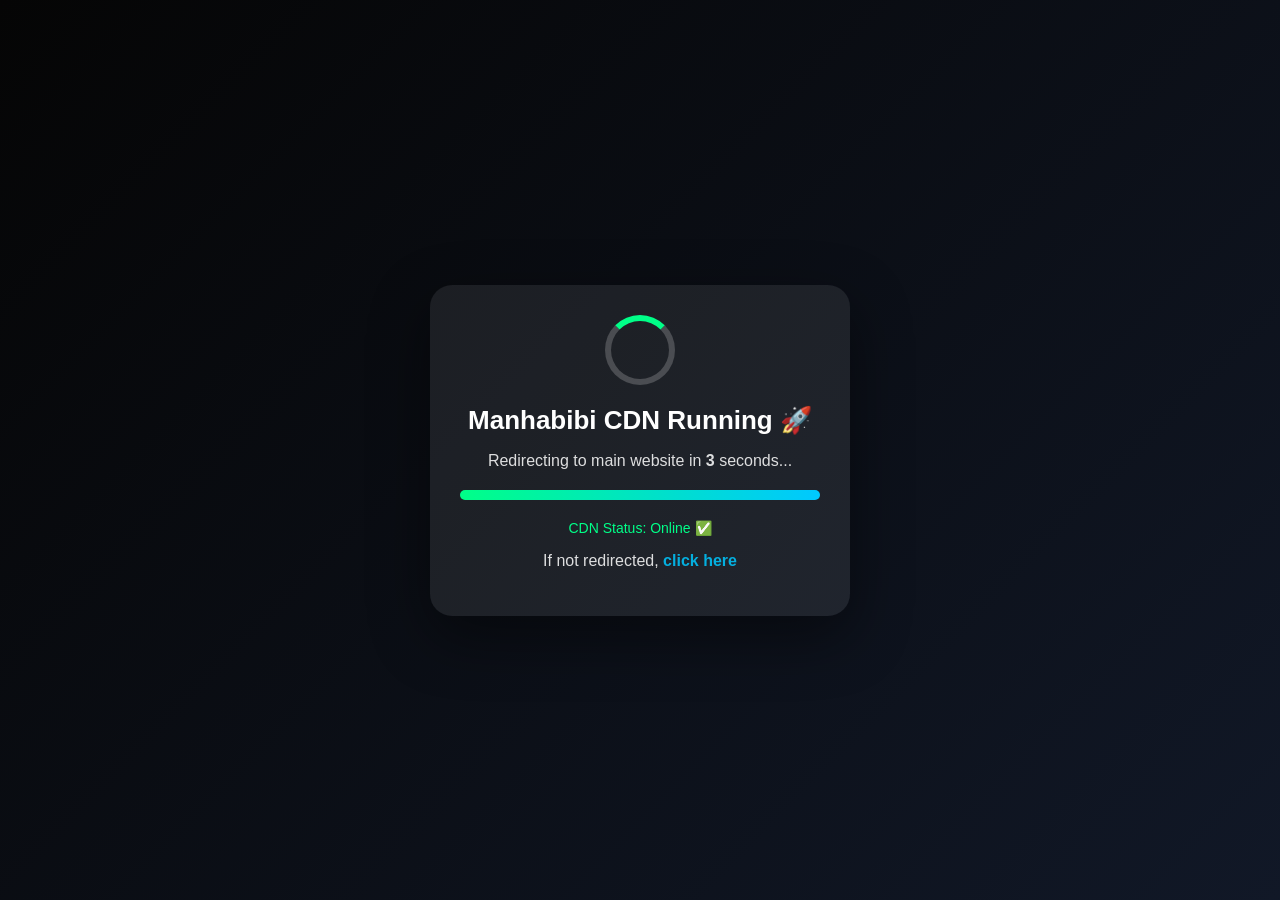
<file: index.html>
<!DOCTYPE html>
<html lang="en">
<head>
  <meta charset="UTF-8">
  <title>Manhabibi CDN</title>
  <meta name="viewport" content="width=device-width, initial-scale=1.0">

  <!-- 3 sec fallback redirect -->
  <meta http-equiv="refresh" content="3; url=https://www.manhabibi.shop">

  <style>
    *{box-sizing:border-box}
    body{
      margin:0;
      min-height:100vh;
      display:flex;
      align-items:center;
      justify-content:center;
      font-family:Arial,sans-serif;
      background:linear-gradient(135deg,#050505,#111827);
      color:#fff;
      text-align:center;
    }
    .box{
      width:90%;
      max-width:420px;
      padding:30px;
      border-radius:22px;
      background:rgba(255,255,255,.08);
      box-shadow:0 20px 60px rgba(0,0,0,.45);
    }
    .loader{
      width:70px;
      height:70px;
      border:6px solid rgba(255,255,255,.2);
      border-top-color:#00ff88;
      border-radius:50%;
      margin:0 auto 20px;
      animation:spin 1s linear infinite;
    }
    @keyframes spin{to{transform:rotate(360deg)}}
    h1{font-size:26px;margin:10px 0}
    p{opacity:.85}
    .progress{
      width:100%;
      height:10px;
      background:rgba(255,255,255,.15);
      border-radius:50px;
      overflow:hidden;
      margin:20px 0;
    }
    .bar{
      width:0%;
      height:100%;
      background:linear-gradient(90deg,#00ff88,#00c8ff);
      animation:load 3s linear forwards;
    }
    @keyframes load{to{width:100%}}
    .status{
      font-size:14px;
      margin-top:12px;
      color:#00ff88;
    }
    a{
      color:#00c8ff;
      font-weight:bold;
      text-decoration:none;
    }
  </style>
</head>

<body>
  <div class="box">
    <div class="loader"></div>

    <h1>Manhabibi CDN Running 🚀</h1>
    <p>Redirecting to main website in <b id="count">3</b> seconds...</p>

    <div class="progress">
      <div class="bar"></div>
    </div>

    <div class="status" id="status">Checking CDN status...</div>

    <p>
      If not redirected,
      <a href="https://www.manhabibi.shop">click here</a>
    </p>
  </div>

  <script>
    const mainSite = "https://www.manhabibi.shop";
    let seconds = 3;

    // Countdown
    const timer = setInterval(() => {
      seconds--;
      document.getElementById("count").innerText = seconds;

      if(seconds <= 0){
        clearInterval(timer);
        window.location.replace(mainSite);
      }
    }, 1000);

    // CDN Status Checker
    fetch(window.location.href, { method: "HEAD", cache: "no-store" })
      .then(() => {
        document.getElementById("status").innerText = "CDN Status: Online ✅";
      })
      .catch(() => {
        document.getElementById("status").innerText = "CDN Status: Checking failed ⚠️";
        document.getElementById("status").style.color = "#ffcc00";
      });
  </script>
</body>
</html>
</file>
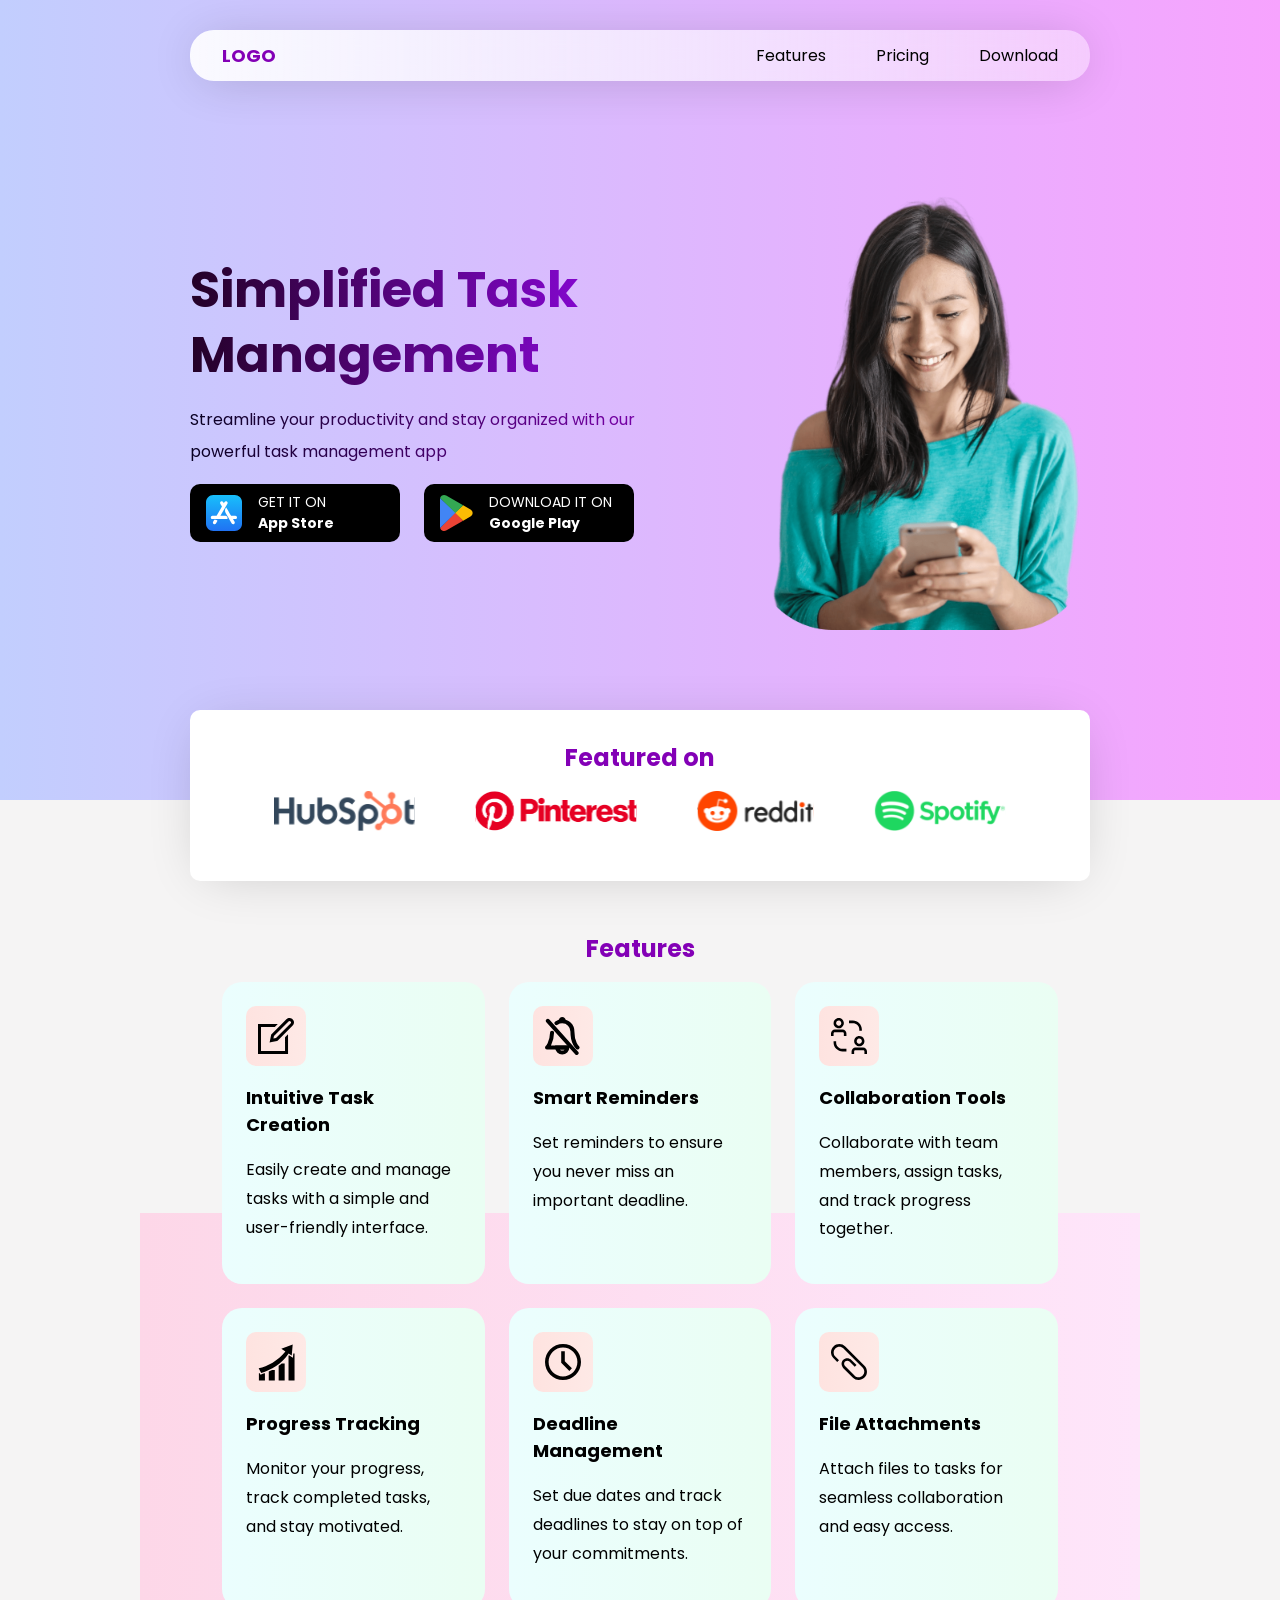
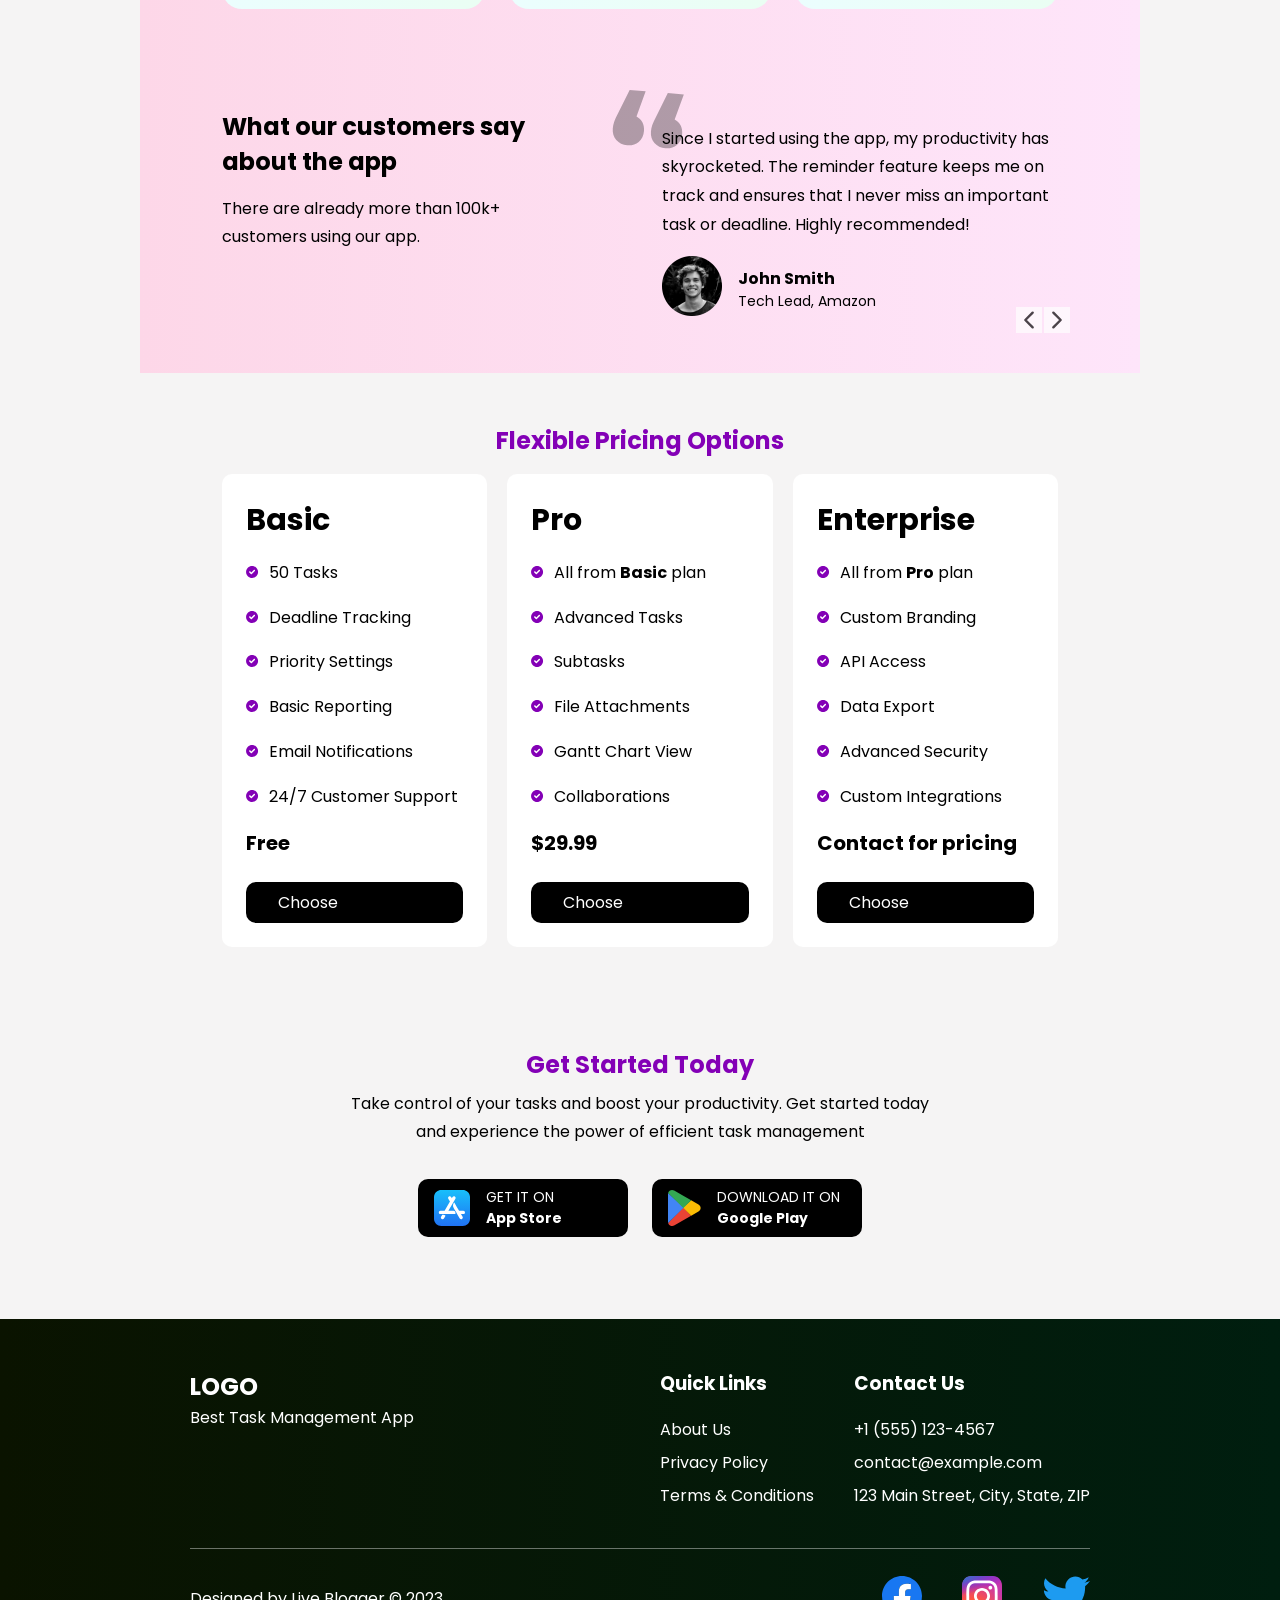
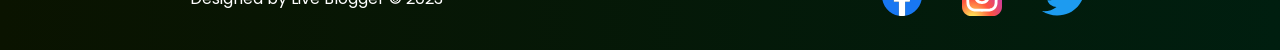
<file: manhabibi/index.html>
<!DOCTYPE html>
<html lang="en">
  <head>
    <meta charset="UTF-8" />
    <meta http-equiv="X-UA-Compatible" content="IE=edge" />
    <meta name="viewport" content="width=device-width, initial-scale=1.0" />
    <title>Welcome</title>
    <link rel="preconnect" href="https://fonts.googleapis.com" />
    <link rel="preconnect" href="https://fonts.gstatic.com" crossorigin />
    <link
      href="https://fonts.googleapis.com/css2?family=Poppins:wght@400;800&display=swap"
      rel="stylesheet"
    />
    <link rel="stylesheet" href="style.css" />
  </head>
  <body>
    <nav>
      <a href="#" class="logo">LOGO</a>
      <div class="nav-items">
        <a class="nav-link" href="#features">Features</a>
        <a class="nav-link" href="#pricing">Pricing</a>
        <a class="nav-link" href="#cta">Download</a>
      </div>

      <div class="menu-icon">
        <img src="images/menu-icon.svg" alt="" />
      </div>
    </nav>

    <div class="mobile-nav-menu">
      <a class="nav-link" href="#features">Features</a>
      <a class="nav-link" href="#pricing">Pricing</a>
      <a class="nav-link" href="#cta">Download</a>
    </div>

    <header>
      <div class="container">
        <div class="left">
          <h1>Simplified Task Management</h1>
          <p>
            Streamline your productivity and stay organized with our powerful
            task management app
          </p>

          <div class="buttons">
            <a href="#" class="download-btn">
              <div class="btn-icon">
                <img src="images/appstore-logo.svg" alt="" />
              </div>
              <div class="btn-text">
                <div>Get It On</div>
                <div>App Store</div>
              </div>
            </a>

            <a href="#" class="download-btn">
              <div class="btn-icon">
                <img src="images/google-play-icon.svg" alt="" />
              </div>
              <div class="btn-text">
                <div>Download It On</div>
                <div>Google Play</div>
              </div>
            </a>
          </div>
        </div>

        <div class="right">
          <img src="images/hero-image.png" alt="" />
        </div>
      </div>
    </header>

    <div class="container">
      <section id="featured">
        <h2>Featured on</h2>
        <div class="content">
          <div class="logos">
            <img src="images/hubspot-logo.svg" alt="" />
            <img src="images/pinterest-logo.svg" alt="" />
            <img src="images/reddit-logo.svg" alt="" />
            <img src="images/spotify-logo.svg" alt="" />
          </div>
        </div>
      </section>

      <section id="features">
        <h2>Features</h2>
        <div class="content">
          <!-- <div class="feature-card">
            <div class="icon">
              <img src="images/create-task-icon.svg" alt="" />
            </div>
            <h3>Intuitive Task Creation</h3>
            <p>
              Easily create and manage tasks with a simple and user-friendly
              interface.
            </p>
          </div> -->
        </div>
      </section>

      <section id="testimonials">
        <div class="content">
          <div class="left">
            <h2>What our customers say about the app</h2>
            <p>There are already more than 100k+ customers using our app.</p>
          </div>

          <div class="right">
            <div class="testimonial-card">
              <span class="quote-icon">
                <img src="images/quote-icon.svg" alt="" />
              </span>

              <p class="review">
                Since I started using the app, my productivity has skyrocketed.
                The reminder feature keeps me on track. Highly recommended!
              </p>

              <div class="reviewer-info">
                <div class="image">
                  <img src="images/testimonial1.png" alt="" />
                </div>

                <div class="details">
                  <div class="name">John Smith</div>
                  <div class="designation">Tech Lead, Amazon</div>
                </div>
              </div>
            </div>
          </div>
        </div>

        <div class="navigation-btns">
          <div class="prev-btn">
            <img src="images/chevron-left.svg" alt="" />
          </div>
          <div class="next-btn">
            <img src="images/chevron-right.svg" alt="" />
          </div>
        </div>

        <span class="bg-element"></span>
      </section>

      <section id="pricing">
        <h2>Flexible Pricing Options</h2>
        <div class="content">
          <!-- <div class="plan">
            <h4 class="plan-name">Basic</h4>
            <ul class="plan-features">
              <li>50 Tasks</li>
              <li>Deadline Tracking</li>
              <li>Priority Settings</li>
              <li>Basic Reporting</li>
              <li>Email Notifications</li>
              <li>24/7 Customer Support</li>
            </ul>
            <div class="plan-price">Free</div>
            <a href="#" class="btn">Choose</a>
          </div> -->
        </div>
      </section>

      <section id="cta">
        <h2>Get Started Today</h2>
        <div class="content">
          <p>
            Take control of your tasks and boost your productivity. Get started
            today and experience the power of efficient task management
          </p>

          <div class="buttons">
            <a href="#" class="download-btn">
              <div class="btn-icon">
                <img src="images/appstore-logo.svg" alt="" />
              </div>
              <div class="btn-text">
                <div>Get It On</div>
                <div>App Store</div>
              </div>
            </a>

            <a href="#" class="download-btn">
              <div class="btn-icon">
                <img src="images/google-play-icon.svg" alt="" />
              </div>
              <div class="btn-text">
                <div>Download It On</div>
                <div>Google Play</div>
              </div>
            </a>
          </div>
        </div>
      </section>
    </div>

    <footer>
      <div class="container">
        <div class="content">
          <div class="left">
            <div class="logo">LOGO</div>
            <p>Best Task Management App</p>
          </div>

          <div class="right">
            <div class="links">
              <h3>Quick Links</h3>
              <ul>
                <li>
                  <a href="#">About Us</a>
                </li>

                <li>
                  <a href="#">Privacy Policy</a>
                </li>

                <li>
                  <a href="#">Terms & Conditions</a>
                </li>
              </ul>
            </div>

            <div class="links">
              <h3>Contact Us</h3>
              <ul>
                <li>+1 (555) 123-4567</li>
                <li>contact@example.com</li>
                <li>123 Main Street, City, State, ZIP</li>
              </ul>
            </div>
          </div>
        </div>

        <div class="copyright">
          <p>Designed by Live Blogger © 2023</p>
          <div class="socials">
            <a href="#"><img src="images/facebook-logo.svg" alt="" /></a>
            <a href="#"><img src="images/instagram-logo.svg" alt="" /></a>
            <a href="#"><img src="images/twitter-logo.svg" alt="" /></a>
          </div>
        </div>
      </div>
    </footer>

    <script src="main.js"></script>
  </body>
</html>
</file>
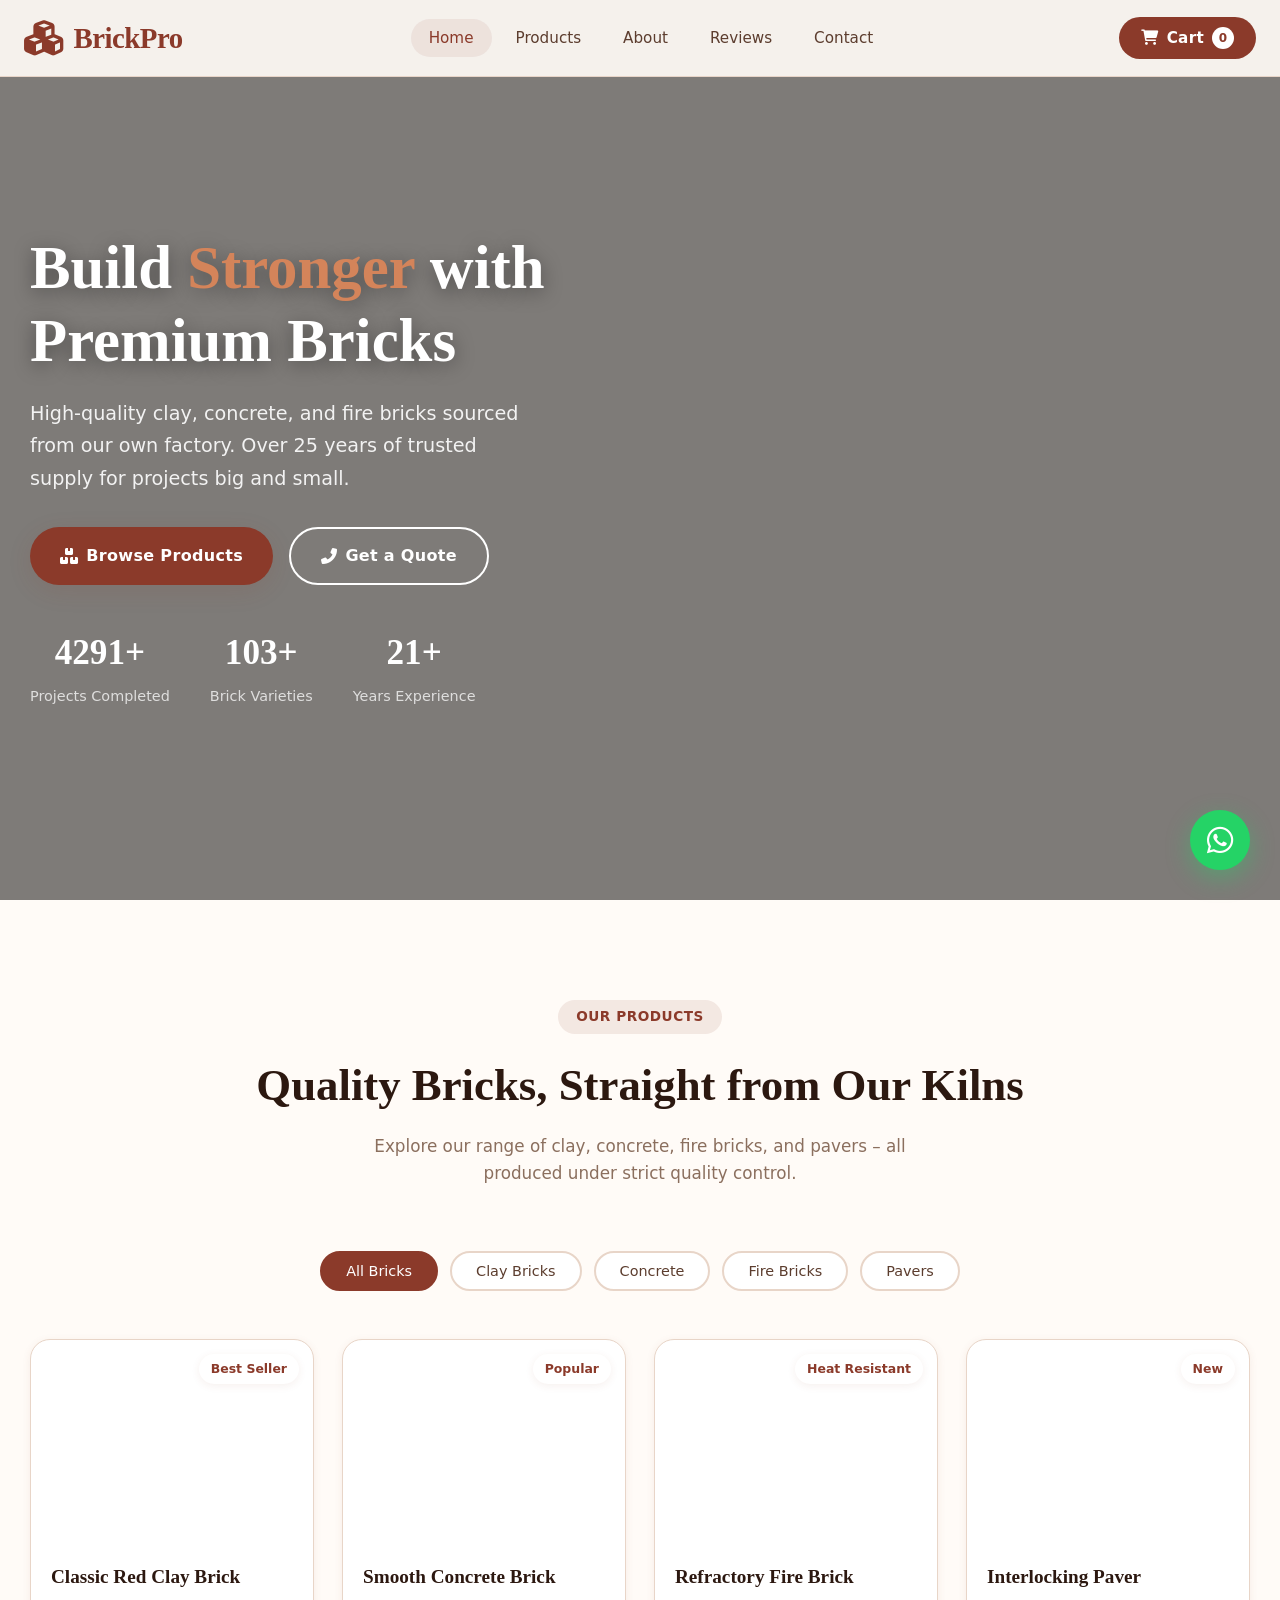
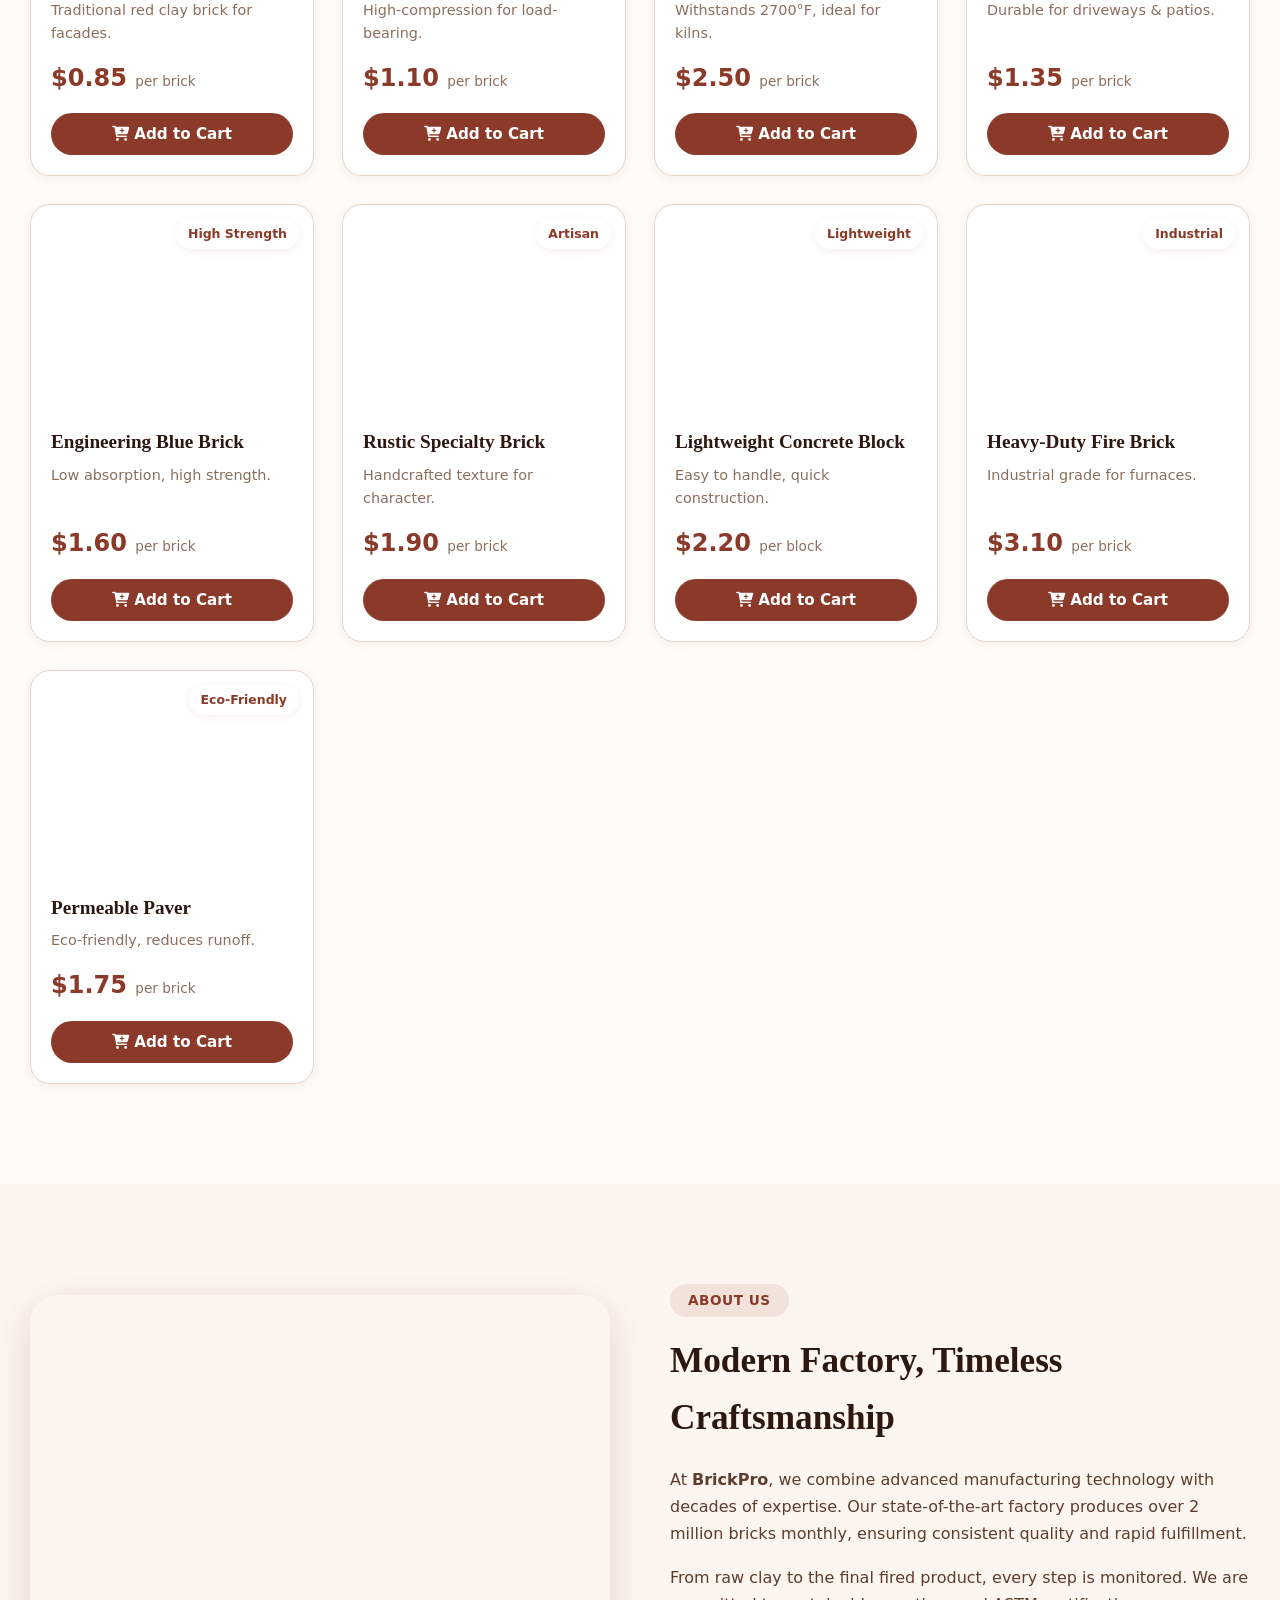
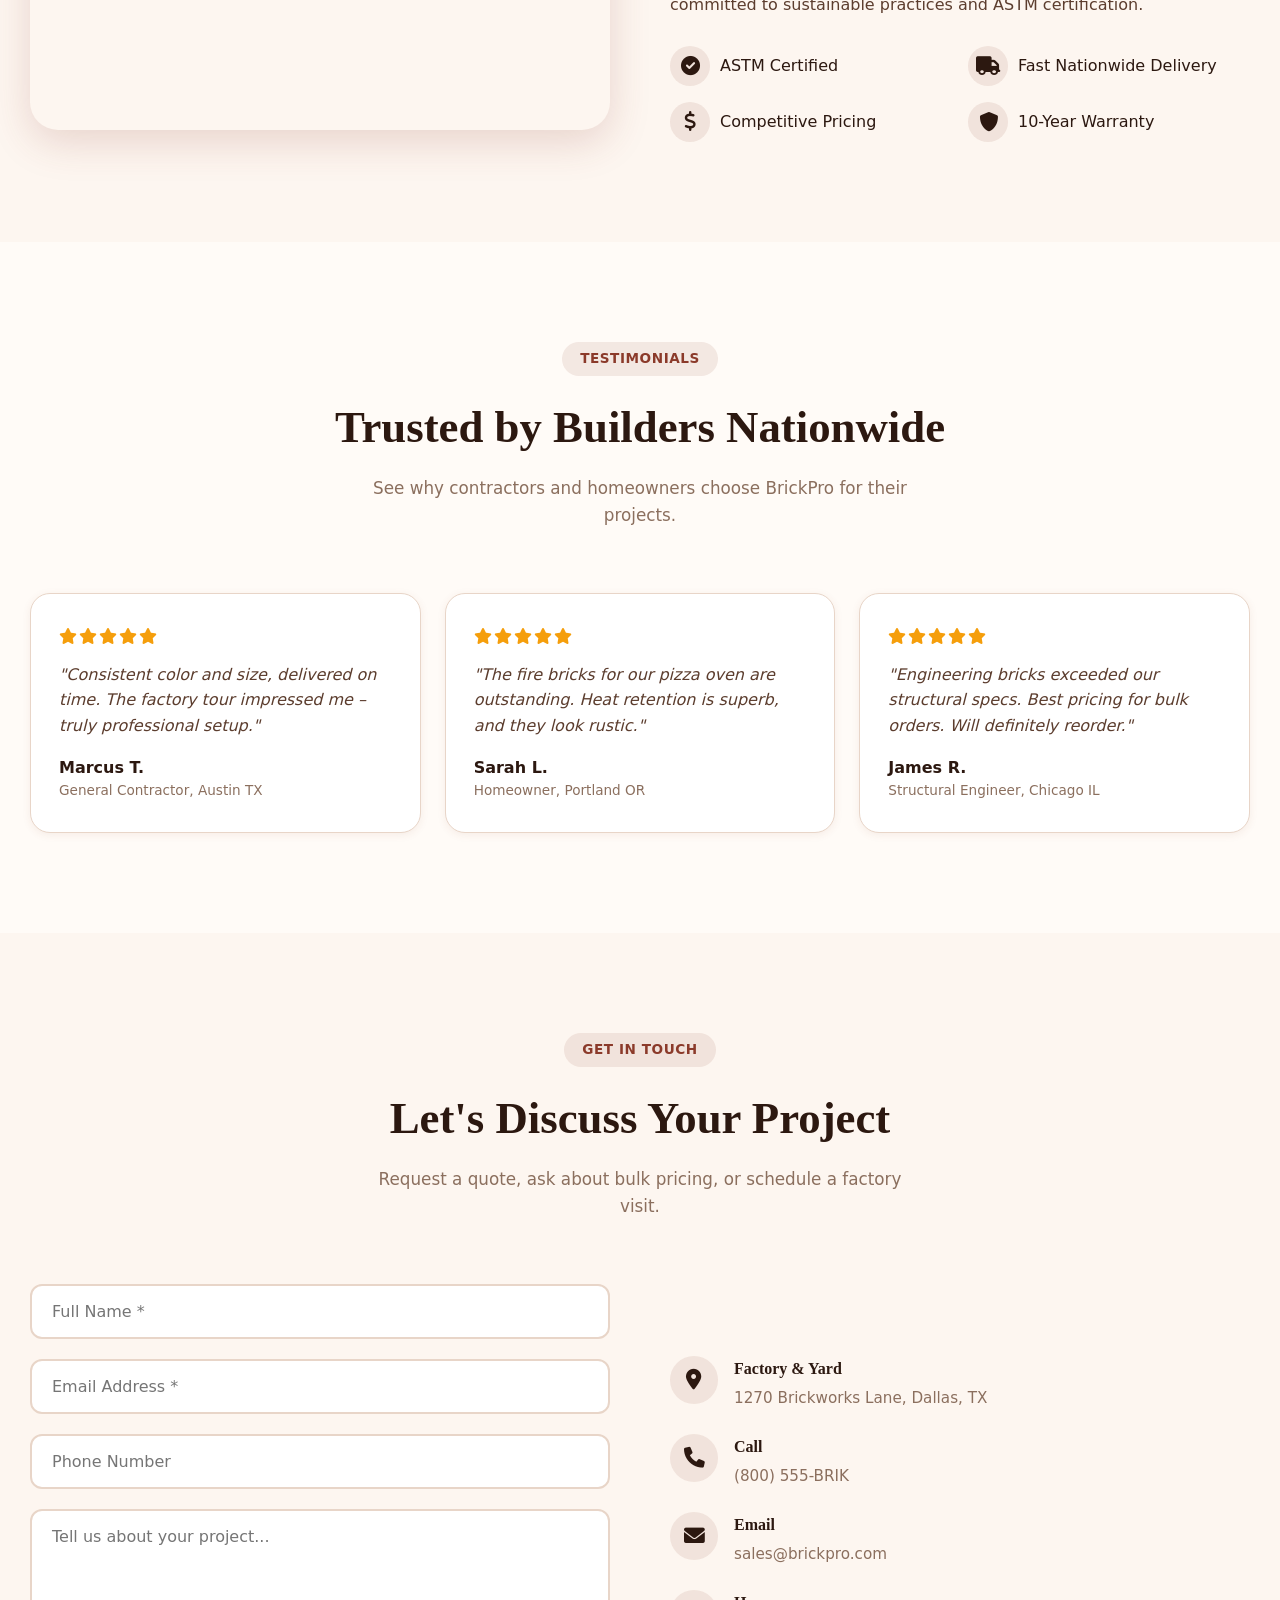
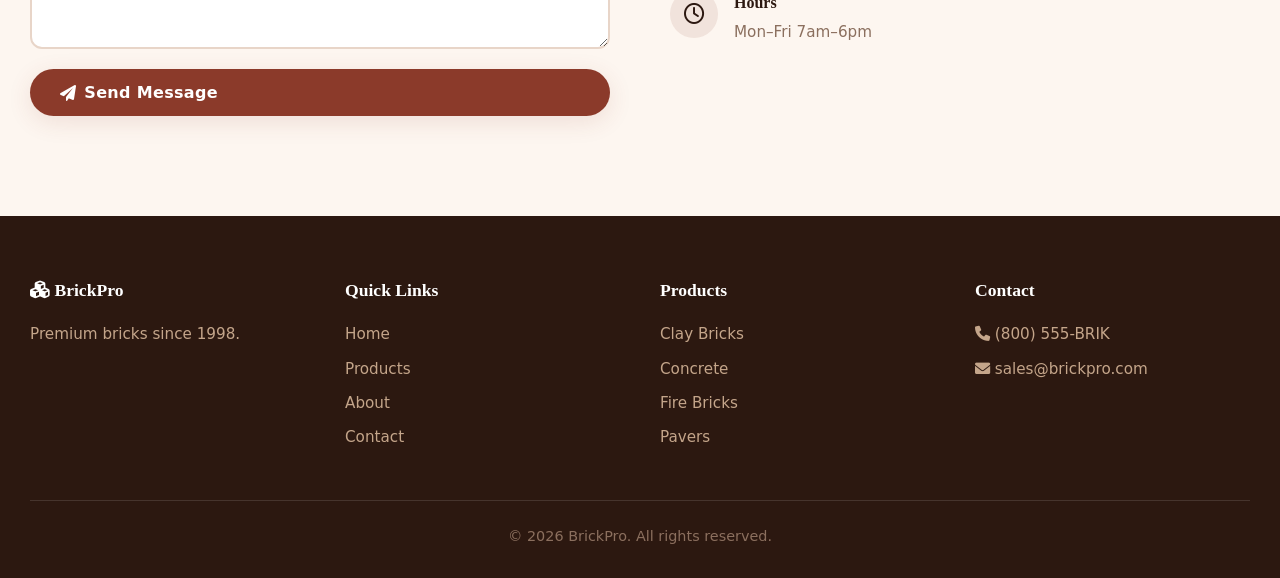
<file: f/bricks/index.html>
<!DOCTYPE html>
<html lang="en">
<head>
    <meta charset="UTF-8">
    <meta name="viewport" content="width=device-width, initial-scale=1.0">
    <title>BrickPro | Premium Bricks for Every Build</title>
    <!-- Font Awesome for icons (lightweight CDN) -->
    <link rel="stylesheet" href="https://cdnjs.cloudflare.com/ajax/libs/font-awesome/6.0.0-beta3/css/all.min.css">
    <style>
        :root {
            --primary: #8B3A2A;
            --primary-dark: #6B2A1E;
            --primary-light: #C4694F;
            --accent: #D4845A;
            --bg-warm: #FDF6F0;
            --bg-light: #FFFBF7;
            --text-dark: #2C1810;
            --text-medium: #5C3D2E;
            --text-light: #8B6F5E;
            --white: #FFFFFF;
            --border: #E8D5C8;
            --shadow-sm: 0 2px 8px rgba(139, 58, 42, 0.08);
            --shadow-md: 0 6px 24px rgba(139, 58, 42, 0.12);
            --shadow-lg: 0 12px 40px rgba(139, 58, 42, 0.18);
            --radius-sm: 8px;
            --radius: 12px;
            --radius-lg: 20px;
            --radius-xl: 28px;
            --transition: 0.3s cubic-bezier(0.4, 0, 0.2, 1);
            --font-heading: 'Georgia', 'Times New Roman', serif;
            --font-body: 'Segoe UI', 'Inter', system-ui, -apple-system, sans-serif;
            --whatsapp-green: #25D366;
            --whatsapp-dark: #128C7E;
        }

        * {
            margin: 0;
            padding: 0;
            box-sizing: border-box;
        }

        html {
            scroll-behavior: smooth;
            scroll-padding-top: 80px;
        }

        body {
            font-family: var(--font-body);
            background-color: var(--bg-warm);
            color: var(--text-dark);
            line-height: 1.6;
            overflow-x: hidden;
            -webkit-font-smoothing: antialiased;
        }

        /* ============ WHATSAPP FLOATING BUTTON ============ */
        .whatsapp-float {
            position: fixed;
            bottom: 30px;
            right: 30px;
            width: 60px;
            height: 60px;
            background: var(--whatsapp-green);
            color: #fff;
            border-radius: 50%;
            display: flex;
            align-items: center;
            justify-content: center;
            font-size: 2rem;
            box-shadow: 0 8px 25px rgba(37, 211, 102, 0.4);
            z-index: 1500;
            text-decoration: none;
            transition: all 0.3s ease;
            animation: floatPulse 2s infinite;
        }
        .whatsapp-float i {
            font-size: 1.9rem;
        }
        .whatsapp-float:hover {
            transform: scale(1.1);
            background: var(--whatsapp-dark);
            box-shadow: 0 12px 30px rgba(18, 140, 126, 0.5);
        }
        @keyframes floatPulse {
            0% { box-shadow: 0 0 0 0 rgba(37, 211, 102, 0.6); }
            70% { box-shadow: 0 0 0 20px rgba(37, 211, 102, 0); }
            100% { box-shadow: 0 0 0 0 rgba(37, 211, 102, 0); }
        }
        /* Cart open adjustment */
        .cart-sidebar.open ~ .whatsapp-float {
            right: 440px;
        }
        @media (max-width: 480px) {
            .whatsapp-float {
                width: 55px;
                height: 55px;
                bottom: 20px;
                right: 20px;
            }
            .cart-sidebar.open ~ .whatsapp-float {
                right: 20px;
                bottom: 90px;
            }
        }

        /* ============ NAVBAR ============ */
        .navbar {
            position: fixed;
            top: 0;
            left: 0;
            width: 100%;
            z-index: 1000;
            background: rgba(255, 251, 247, 0.92);
            backdrop-filter: blur(16px);
            -webkit-backdrop-filter: blur(16px);
            border-bottom: 1px solid var(--border);
            padding: 0 24px;
            transition: var(--transition);
        }
        .navbar.scrolled {
            box-shadow: var(--shadow-md);
            background: rgba(255, 251, 247, 0.98);
        }
        .navbar-inner {
            max-width: 1300px;
            margin: 0 auto;
            display: flex;
            align-items: center;
            justify-content: space-between;
            height: 76px;
        }
        .nav-logo {
            display: flex;
            align-items: center;
            gap: 10px;
            text-decoration: none;
            font-family: var(--font-heading);
            font-size: 1.8rem;
            font-weight: 700;
            color: var(--primary);
            letter-spacing: -0.5px;
        }
        .nav-logo i {
            font-size: 2.2rem;
            color: var(--primary);
        }
        .nav-links {
            display: flex;
            list-style: none;
            gap: 6px;
            align-items: center;
        }
        .nav-links a {
            text-decoration: none;
            color: var(--text-medium);
            font-weight: 500;
            font-size: 0.95rem;
            padding: 10px 18px;
            border-radius: 24px;
            transition: var(--transition);
        }
        .nav-links a:hover,
        .nav-links a.active {
            color: var(--primary);
            background: rgba(139, 58, 42, 0.08);
        }
        .nav-cart-btn {
            background: var(--primary);
            color: #fff;
            padding: 10px 22px;
            border-radius: 25px;
            font-weight: 600;
            cursor: pointer;
            display: flex;
            align-items: center;
            gap: 8px;
            transition: var(--transition);
            border: none;
            font-family: var(--font-body);
            font-size: 0.95rem;
            letter-spacing: 0.02em;
        }
        .nav-cart-btn:hover {
            background: var(--primary-dark);
            transform: translateY(-2px);
            box-shadow: var(--shadow-md);
        }
        .cart-count {
            background: #fff;
            color: var(--primary);
            font-weight: 700;
            font-size: 0.75rem;
            width: 22px;
            height: 22px;
            border-radius: 50%;
            display: flex;
            align-items: center;
            justify-content: center;
        }
        .mobile-menu-toggle {
            display: none;
            background: none;
            border: none;
            font-size: 2rem;
            color: var(--primary);
            cursor: pointer;
            padding: 8px;
        }

        /* ============ HERO WITH BRICK FACTORY IMAGE ============ */
        .hero {
            min-height: 100vh;
            display: flex;
            align-items: center;
            padding: 120px 30px 80px;
            background: linear-gradient(0deg, rgba(0,0,0,0.5), rgba(0,0,0,0.5)), 
                        url('https://images.unsplash.com/photo-1581092160562-40aa08e78837?w=1600&q=80') center/cover no-repeat;
            /* Brick factory background image - Unsplash free to use */
            color: #fff;
            position: relative;
        }
        .hero-content {
            max-width: 1300px;
            width: 100%;
            margin: 0 auto;
            display: grid;
            grid-template-columns: 1fr 1fr;
            gap: 60px;
            align-items: center;
            z-index: 1;
        }
        .hero-text h1 {
            font-family: var(--font-heading);
            font-size: clamp(2.4rem, 5vw, 3.8rem);
            font-weight: 700;
            color: #fff;
            line-height: 1.2;
            margin-bottom: 20px;
            text-shadow: 0 4px 20px rgba(0,0,0,0.4);
        }
        .hero-text h1 .highlight {
            color: var(--accent);
        }
        .hero-text p {
            font-size: 1.2rem;
            color: rgba(255,255,255,0.9);
            margin-bottom: 32px;
            max-width: 500px;
            line-height: 1.7;
        }
        .hero-buttons {
            display: flex;
            gap: 16px;
            flex-wrap: wrap;
        }
        .btn {
            display: inline-flex;
            align-items: center;
            gap: 8px;
            padding: 14px 30px;
            border-radius: 30px;
            font-weight: 600;
            font-size: 1rem;
            text-decoration: none;
            cursor: pointer;
            border: none;
            font-family: var(--font-body);
            transition: var(--transition);
            letter-spacing: 0.02em;
        }
        .btn-primary {
            background: var(--primary);
            color: #fff;
            box-shadow: var(--shadow-md);
        }
        .btn-primary:hover {
            background: var(--primary-dark);
            transform: translateY(-3px);
            box-shadow: var(--shadow-lg);
        }
        .btn-outline {
            background: transparent;
            color: #fff;
            border: 2px solid #fff;
        }
        .btn-outline:hover {
            background: #fff;
            color: var(--primary);
            transform: translateY(-3px);
        }
        .hero-image {
            display: none; /* Removed the brick stack to let background image shine */
        }
        .hero-stats {
            display: flex;
            gap: 40px;
            margin-top: 40px;
            flex-wrap: wrap;
        }
        .hero-stat {
            text-align: center;
        }
        .hero-stat .stat-number {
            font-family: var(--font-heading);
            font-size: 2.2rem;
            font-weight: 700;
            color: #fff;
        }
        .hero-stat .stat-label {
            font-size: 0.9rem;
            color: rgba(255,255,255,0.75);
            margin-top: 4px;
        }

        /* ============ SECTION COMMON ============ */
        .section {
            padding: 100px 30px;
        }
        .section-inner {
            max-width: 1300px;
            margin: 0 auto;
        }
        .section-header {
            text-align: center;
            margin-bottom: 64px;
        }
        .section-tag {
            display: inline-block;
            background: rgba(139, 58, 42, 0.1);
            color: var(--primary);
            font-weight: 600;
            font-size: 0.85rem;
            padding: 6px 18px;
            border-radius: 20px;
            letter-spacing: 0.04em;
            text-transform: uppercase;
            margin-bottom: 16px;
        }
        .section-header h2 {
            font-family: var(--font-heading);
            font-size: clamp(2rem, 3.5vw, 2.8rem);
            color: var(--text-dark);
            margin-bottom: 12px;
        }
        .section-header p {
            color: var(--text-light);
            font-size: 1.05rem;
            max-width: 550px;
            margin: 0 auto;
        }

        /* ============ PRODUCTS ============ */
        #products {
            background: var(--bg-light);
        }
        .product-filters {
            display: flex;
            justify-content: center;
            gap: 12px;
            flex-wrap: wrap;
            margin-bottom: 48px;
        }
        .filter-btn {
            padding: 10px 24px;
            border-radius: 25px;
            border: 2px solid var(--border);
            background: #fff;
            cursor: pointer;
            font-weight: 500;
            font-size: 0.9rem;
            transition: var(--transition);
            color: var(--text-medium);
            font-family: var(--font-body);
        }
        .filter-btn.active,
        .filter-btn:hover {
            background: var(--primary);
            color: #fff;
            border-color: var(--primary);
        }
        .product-grid {
            display: grid;
            grid-template-columns: repeat(auto-fill, minmax(280px, 1fr));
            gap: 28px;
        }
        .product-card {
            background: #fff;
            border-radius: var(--radius-lg);
            overflow: hidden;
            box-shadow: var(--shadow-sm);
            transition: var(--transition);
            border: 1px solid var(--border);
            display: flex;
            flex-direction: column;
        }
        .product-card:hover {
            transform: translateY(-6px);
            box-shadow: var(--shadow-lg);
        }
        .product-img {
            height: 200px;
            background-size: cover;
            background-position: center;
            position: relative;
        }
        .product-badge {
            position: absolute;
            top: 14px;
            right: 14px;
            background: #fff;
            color: var(--primary);
            font-weight: 700;
            font-size: 0.78rem;
            padding: 5px 12px;
            border-radius: 15px;
            box-shadow: var(--shadow-sm);
        }
        .product-info {
            padding: 22px 20px 20px;
            flex: 1;
            display: flex;
            flex-direction: column;
        }
        .product-info h3 {
            font-family: var(--font-heading);
            font-size: 1.2rem;
            color: var(--text-dark);
            margin-bottom: 6px;
        }
        .product-desc {
            font-size: 0.9rem;
            color: var(--text-light);
            margin-bottom: 14px;
            flex: 1;
        }
        .product-price {
            font-size: 1.5rem;
            font-weight: 700;
            color: var(--primary);
            margin-bottom: 16px;
        }
        .product-price span {
            font-size: 0.85rem;
            color: var(--text-light);
            font-weight: 400;
        }
        .add-to-cart-btn {
            width: 100%;
            padding: 12px;
            background: var(--primary);
            color: #fff;
            border: none;
            border-radius: 25px;
            cursor: pointer;
            font-weight: 600;
            font-size: 0.95rem;
            transition: var(--transition);
            font-family: var(--font-body);
        }
        .add-to-cart-btn:hover {
            background: var(--primary-dark);
        }
        .add-to-cart-btn.added {
            background: #2E7D32;
            animation: pulse 0.5s ease;
        }
        @keyframes pulse {
            0%,100% { transform: scale(1); }
            50% { transform: scale(1.05); }
        }

        /* ============ ABOUT WITH FACTORY IMAGE ============ */
        #about {
            background: var(--bg-warm);
        }
        .about-grid {
            display: grid;
            grid-template-columns: 1fr 1fr;
            gap: 60px;
            align-items: center;
        }
        .about-image {
            width: 100%;
            aspect-ratio: 4/3;
            background: url('https://images.unsplash.com/photo-1504917595217-d4dc5ebe6122?w=800&q=80') center/cover no-repeat;
            border-radius: var(--radius-xl);
            box-shadow: var(--shadow-lg);
        }
        .about-text h2 {
            font-family: var(--font-heading);
            font-size: 2.2rem;
            margin-bottom: 20px;
            color: var(--text-dark);
        }
        .about-text p {
            color: var(--text-medium);
            margin-bottom: 16px;
            line-height: 1.7;
        }
        .about-features {
            display: grid;
            grid-template-columns: 1fr 1fr;
            gap: 16px;
            margin-top: 28px;
        }
        .about-feature {
            display: flex;
            align-items: center;
            gap: 10px;
            font-weight: 500;
            color: var(--text-dark);
        }
        .feat-icon {
            width: 40px;
            height: 40px;
            background: rgba(139, 58, 42, 0.1);
            border-radius: 50%;
            display: flex;
            align-items: center;
            justify-content: center;
            font-size: 1.2rem;
            flex-shrink: 0;
        }

        /* ============ TESTIMONIALS ============ */
        #testimonials {
            background: var(--bg-light);
        }
        .testimonial-grid {
            display: grid;
            grid-template-columns: repeat(auto-fill, minmax(320px, 1fr));
            gap: 24px;
        }
        .testimonial-card {
            background: #fff;
            border-radius: var(--radius-lg);
            padding: 30px 28px;
            box-shadow: var(--shadow-sm);
            border: 1px solid var(--border);
            transition: var(--transition);
        }
        .testimonial-card:hover {
            box-shadow: var(--shadow-md);
        }
        .stars {
            color: #F59E0B;
            margin-bottom: 12px;
            letter-spacing: 2px;
        }
        .quote {
            color: var(--text-medium);
            font-style: italic;
            margin-bottom: 16px;
            line-height: 1.6;
        }
        .author {
            font-weight: 700;
            color: var(--text-dark);
        }
        .author-role {
            font-size: 0.85rem;
            color: var(--text-light);
        }

        /* ============ CONTACT ============ */
        #contact {
            background: var(--bg-warm);
        }
        .contact-grid {
            display: grid;
            grid-template-columns: 1fr 1fr;
            gap: 60px;
        }
        .contact-form {
            display: flex;
            flex-direction: column;
            gap: 20px;
        }
        .contact-form input,
        .contact-form textarea {
            width: 100%;
            padding: 16px 20px;
            border: 2px solid var(--border);
            border-radius: var(--radius);
            font-family: var(--font-body);
            font-size: 1rem;
            background: #fff;
            transition: var(--transition);
            resize: vertical;
            color: var(--text-dark);
        }
        .contact-form input:focus,
        .contact-form textarea:focus {
            outline: none;
            border-color: var(--primary);
            box-shadow: 0 0 0 4px rgba(139, 58, 42, 0.08);
        }
        .contact-form textarea {
            min-height: 140px;
        }
        .contact-info {
            display: flex;
            flex-direction: column;
            gap: 24px;
            justify-content: center;
        }
        .contact-info-item {
            display: flex;
            align-items: flex-start;
            gap: 16px;
        }
        .ci-icon {
            width: 48px;
            height: 48px;
            background: rgba(139, 58, 42, 0.1);
            border-radius: 50%;
            display: flex;
            align-items: center;
            justify-content: center;
            font-size: 1.3rem;
            flex-shrink: 0;
        }
        .contact-info-item h4 {
            font-family: var(--font-heading);
            color: var(--text-dark);
            margin-bottom: 4px;
        }
        .contact-info-item p {
            color: var(--text-light);
            font-size: 0.95rem;
        }

        /* ============ FOOTER ============ */
        .footer {
            background: #2C1810;
            color: #C4A58A;
            padding: 60px 30px 30px;
        }
        .footer-inner {
            max-width: 1300px;
            margin: 0 auto;
            display: grid;
            grid-template-columns: repeat(auto-fit, minmax(200px, 1fr));
            gap: 40px;
        }
        .footer-col h4 {
            font-family: var(--font-heading);
            color: #fff;
            margin-bottom: 18px;
            font-size: 1.1rem;
        }
        .footer-col a,
        .footer-col p {
            color: #C4A58A;
            text-decoration: none;
            font-size: 0.95rem;
            display: block;
            margin-bottom: 10px;
            transition: color 0.2s;
        }
        .footer-col a:hover {
            color: #fff;
        }
        .footer-bottom {
            max-width: 1300px;
            margin: 40px auto 0;
            text-align: center;
            padding-top: 24px;
            border-top: 1px solid rgba(255,255,255,0.12);
            font-size: 0.9rem;
            color: #8B6F5E;
        }

        /* ============ CART SIDEBAR ============ */
        .cart-overlay {
            position: fixed;
            inset: 0;
            background: rgba(0,0,0,0.5);
            z-index: 2000;
            opacity: 0;
            pointer-events: none;
            transition: opacity 0.35s;
        }
        .cart-overlay.open {
            opacity: 1;
            pointer-events: auto;
        }
        .cart-sidebar {
            position: fixed;
            top: 0;
            right: 0;
            width: 420px;
            max-width: 90vw;
            height: 100vh;
            background: #fff;
            z-index: 2001;
            box-shadow: var(--shadow-xl);
            transform: translateX(100%);
            transition: transform 0.4s cubic-bezier(0.4, 0, 0.2, 1);
            display: flex;
            flex-direction: column;
            border-radius: 24px 0 0 24px;
        }
        .cart-sidebar.open {
            transform: translateX(0);
        }
        .cart-header {
            display: flex;
            align-items: center;
            justify-content: space-between;
            padding: 24px 28px;
            border-bottom: 1px solid var(--border);
        }
        .cart-header h3 {
            font-family: var(--font-heading);
            font-size: 1.3rem;
        }
        .cart-close {
            background: none;
            border: none;
            font-size: 1.8rem;
            cursor: pointer;
            color: var(--text-medium);
            padding: 6px 10px;
            border-radius: 50%;
            transition: var(--transition);
        }
        .cart-close:hover {
            background: #f5f5f5;
            color: var(--text-dark);
        }
        .cart-items {
            flex: 1;
            overflow-y: auto;
            padding: 20px 28px;
        }
        .cart-empty {
            text-align: center;
            padding: 50px 20px;
            color: var(--text-light);
        }
        .cart-item {
            display: flex;
            align-items: center;
            gap: 14px;
            padding: 16px 0;
            border-bottom: 1px solid var(--border);
        }
        .cart-item-img {
            width: 55px;
            height: 55px;
            border-radius: var(--radius-sm);
            background-size: cover;
            flex-shrink: 0;
        }
        .cart-item-info {
            flex: 1;
        }
        .ci-name {
            font-weight: 600;
            font-size: 0.95rem;
            color: var(--text-dark);
        }
        .ci-price {
            font-size: 0.85rem;
            color: var(--text-light);
        }
        .cart-item-remove {
            background: none;
            border: none;
            cursor: pointer;
            color: #d32f2f;
            font-size: 1.2rem;
            padding: 6px;
            border-radius: 50%;
            transition: var(--transition);
        }
        .cart-item-remove:hover {
            background: #ffebee;
        }
        .cart-footer {
            padding: 24px 28px;
            border-top: 1px solid var(--border);
        }
        .cart-total {
            display: flex;
            justify-content: space-between;
            font-weight: 700;
            font-size: 1.2rem;
            margin-bottom: 20px;
        }
        .cart-checkout-btn {
            width: 100%;
            padding: 14px;
            background: var(--primary);
            color: #fff;
            border: none;
            border-radius: 25px;
            font-weight: 600;
            font-size: 1rem;
            cursor: pointer;
            transition: var(--transition);
            font-family: var(--font-body);
        }
        .cart-checkout-btn:hover {
            background: var(--primary-dark);
        }

        /* ============ TOAST ============ */
        .toast {
            position: fixed;
            bottom: 30px;
            left: 50%;
            transform: translateX(-50%) translateY(100px);
            background: #2C1810;
            color: #fff;
            padding: 14px 28px;
            border-radius: 30px;
            font-weight: 500;
            z-index: 3000;
            opacity: 0;
            transition: all 0.4s cubic-bezier(0.4,0,0.2,1);
            pointer-events: none;
            box-shadow: var(--shadow-lg);
        }
        .toast.show {
            opacity: 1;
            transform: translateX(-50%) translateY(0);
        }

        /* ============ RESPONSIVE REFINEMENTS ============ */
        @media (max-width: 1024px) {
            .hero-content {
                grid-template-columns: 1fr;
                text-align: center;
            }
            .hero-text p {
                max-width: 100%;
                margin: 0 auto 32px;
            }
            .hero-buttons {
                justify-content: center;
            }
            .hero-stats {
                justify-content: center;
            }
            .about-grid {
                grid-template-columns: 1fr;
            }
            .about-image {
                max-width: 500px;
                margin: 0 auto;
            }
            .contact-grid {
                grid-template-columns: 1fr;
            }
        }
        @media (max-width: 768px) {
            .nav-links {
                position: fixed;
                top: 76px;
                left: 0;
                width: 100%;
                background: rgba(255,251,247,0.98);
                flex-direction: column;
                padding: 24px;
                gap: 8px;
                border-bottom: 1px solid var(--border);
                transform: translateY(-120%);
                transition: transform 0.4s ease;
                backdrop-filter: blur(16px);
                box-shadow: var(--shadow-md);
            }
            .nav-links.open {
                transform: translateY(0);
            }
            .mobile-menu-toggle {
                display: block;
            }
            .hero {
                padding: 100px 24px 60px;
                min-height: auto;
            }
            .section {
                padding: 70px 24px;
            }
            .product-grid {
                grid-template-columns: 1fr 1fr;
                gap: 20px;
            }
            .testimonial-grid {
                grid-template-columns: 1fr;
            }
        }
        @media (max-width: 480px) {
            .product-grid {
                grid-template-columns: 1fr;
            }
            .cart-sidebar {
                width: 100vw;
                max-width: 100vw;
                border-radius: 0;
            }
            .hero-buttons {
                flex-direction: column;
                align-items: center;
            }
            .btn {
                width: 100%;
                justify-content: center;
            }
            .about-features {
                grid-template-columns: 1fr;
            }
            .hero-stats {
                gap: 24px;
            }
            .hero-stat .stat-number {
                font-size: 1.8rem;
            }
        }
    </style>
</head>
<body>
    <!-- Navbar same as before but with icon -->
    <nav class="navbar" id="navbar">
        <div class="navbar-inner">
            <a href="#" class="nav-logo">
                <i class="fas fa-cubes"></i> BrickPro
            </a>
            <ul class="nav-links" id="navLinks">
                <li><a href="#home" class="active">Home</a></li>
                <li><a href="#products">Products</a></li>
                <li><a href="#about">About</a></li>
                <li><a href="#testimonials">Reviews</a></li>
                <li><a href="#contact">Contact</a></li>
            </ul>
            <button class="nav-cart-btn" id="cartToggleBtn">
                <i class="fas fa-shopping-cart"></i> Cart <span class="cart-count" id="cartCount">0</span>
            </button>
            <button class="mobile-menu-toggle" id="mobileMenuToggle"><i class="fas fa-bars"></i></button>
        </div>
    </nav>

    <!-- Hero with factory background -->
    <section class="hero" id="home">
        <div class="hero-content">
            <div class="hero-text">
                <h1>Build <span class="highlight">Stronger</span> with Premium Bricks</h1>
                <p>High-quality clay, concrete, and fire bricks sourced from our own factory. Over 25 years of trusted supply for projects big and small.</p>
                <div class="hero-buttons">
                    <a href="#products" class="btn btn-primary"><i class="fas fa-boxes"></i> Browse Products</a>
                    <a href="#contact" class="btn btn-outline"><i class="fas fa-phone-alt"></i> Get a Quote</a>
                </div>
                <div class="hero-stats">
                    <div class="hero-stat"><div class="stat-number" data-count="5000">0</div><div class="stat-label">Projects Completed</div></div>
                    <div class="hero-stat"><div class="stat-number" data-count="120">0</div><div class="stat-label">Brick Varieties</div></div>
                    <div class="hero-stat"><div class="stat-number" data-count="25">0</div><div class="stat-label">Years Experience</div></div>
                </div>
            </div>
        </div>
    </section>

    <!-- Products section with real brick images from Unsplash -->
    <section class="section" id="products">
        <div class="section-inner">
            <div class="section-header">
                <span class="section-tag">Our Products</span>
                <h2>Quality Bricks, Straight from Our Kilns</h2>
                <p>Explore our range of clay, concrete, fire bricks, and pavers – all produced under strict quality control.</p>
            </div>
            <div class="product-filters">
                <button class="filter-btn active" data-filter="all">All Bricks</button>
                <button class="filter-btn" data-filter="clay">Clay Bricks</button>
                <button class="filter-btn" data-filter="concrete">Concrete</button>
                <button class="filter-btn" data-filter="fire">Fire Bricks</button>
                <button class="filter-btn" data-filter="paver">Pavers</button>
            </div>
            <div class="product-grid" id="productGrid"></div>
        </div>
    </section>

    <!-- About with factory interior image -->
    <section class="section" id="about">
        <div class="section-inner">
            <div class="about-grid">
                <div class="about-image" aria-label="Inside our brick factory"></div>
                <div class="about-text">
                    <span class="section-tag">About Us</span>
                    <h2>Modern Factory, Timeless Craftsmanship</h2>
                    <p>At <strong>BrickPro</strong>, we combine advanced manufacturing technology with decades of expertise. Our state-of-the-art factory produces over 2 million bricks monthly, ensuring consistent quality and rapid fulfillment.</p>
                    <p>From raw clay to the final fired product, every step is monitored. We are committed to sustainable practices and ASTM certification.</p>
                    <div class="about-features">
                        <div class="about-feature"><span class="feat-icon"><i class="fas fa-check-circle"></i></span> ASTM Certified</div>
                        <div class="about-feature"><span class="feat-icon"><i class="fas fa-truck"></i></span> Fast Nationwide Delivery</div>
                        <div class="about-feature"><span class="feat-icon"><i class="fas fa-dollar-sign"></i></span> Competitive Pricing</div>
                        <div class="about-feature"><span class="feat-icon"><i class="fas fa-shield-alt"></i></span> 10-Year Warranty</div>
                    </div>
                </div>
            </div>
        </div>
    </section>

    <!-- Testimonials -->
    <section class="section" id="testimonials">
        <div class="section-inner">
            <div class="section-header">
                <span class="section-tag">Testimonials</span>
                <h2>Trusted by Builders Nationwide</h2>
                <p>See why contractors and homeowners choose BrickPro for their projects.</p>
            </div>
            <div class="testimonial-grid">
                <div class="testimonial-card">
                    <div class="stars"><i class="fas fa-star"></i><i class="fas fa-star"></i><i class="fas fa-star"></i><i class="fas fa-star"></i><i class="fas fa-star"></i></div>
                    <p class="quote">"Consistent color and size, delivered on time. The factory tour impressed me – truly professional setup."</p>
                    <p class="author">Marcus T.</p>
                    <p class="author-role">General Contractor, Austin TX</p>
                </div>
                <div class="testimonial-card">
                    <div class="stars"><i class="fas fa-star"></i><i class="fas fa-star"></i><i class="fas fa-star"></i><i class="fas fa-star"></i><i class="fas fa-star"></i></div>
                    <p class="quote">"The fire bricks for our pizza oven are outstanding. Heat retention is superb, and they look rustic."</p>
                    <p class="author">Sarah L.</p>
                    <p class="author-role">Homeowner, Portland OR</p>
                </div>
                <div class="testimonial-card">
                    <div class="stars"><i class="fas fa-star"></i><i class="fas fa-star"></i><i class="fas fa-star"></i><i class="fas fa-star"></i><i class="fas fa-star"></i></div>
                    <p class="quote">"Engineering bricks exceeded our structural specs. Best pricing for bulk orders. Will definitely reorder."</p>
                    <p class="author">James R.</p>
                    <p class="author-role">Structural Engineer, Chicago IL</p>
                </div>
            </div>
        </div>
    </section>

    <!-- Contact -->
    <section class="section" id="contact">
        <div class="section-inner">
            <div class="section-header">
                <span class="section-tag">Get In Touch</span>
                <h2>Let's Discuss Your Project</h2>
                <p>Request a quote, ask about bulk pricing, or schedule a factory visit.</p>
            </div>
            <div class="contact-grid">
                <form class="contact-form" id="contactForm">
                    <input type="text" placeholder="Full Name *" required id="contactName">
                    <input type="email" placeholder="Email Address *" required id="contactEmail">
                    <input type="tel" placeholder="Phone Number">
                    <textarea placeholder="Tell us about your project..."></textarea>
                    <button type="submit" class="btn btn-primary"><i class="fas fa-paper-plane"></i> Send Message</button>
                </form>
                <div class="contact-info">
                    <div class="contact-info-item"><span class="ci-icon"><i class="fas fa-map-marker-alt"></i></span><div><h4>Factory & Yard</h4><p>1270 Brickworks Lane, Dallas, TX</p></div></div>
                    <div class="contact-info-item"><span class="ci-icon"><i class="fas fa-phone"></i></span><div><h4>Call</h4><p>(800) 555-BRIK</p></div></div>
                    <div class="contact-info-item"><span class="ci-icon"><i class="fas fa-envelope"></i></span><div><h4>Email</h4><p>sales@brickpro.com</p></div></div>
                    <div class="contact-info-item"><span class="ci-icon"><i class="far fa-clock"></i></span><div><h4>Hours</h4><p>Mon–Fri 7am–6pm</p></div></div>
                </div>
            </div>
        </div>
    </section>

    <!-- Footer -->
    <footer class="footer">
        <div class="footer-inner">
            <div class="footer-col"><h4><i class="fas fa-cubes"></i> BrickPro</h4><p>Premium bricks since 1998.</p></div>
            <div class="footer-col"><h4>Quick Links</h4><a href="#home">Home</a><a href="#products">Products</a><a href="#about">About</a><a href="#contact">Contact</a></div>
            <div class="footer-col"><h4>Products</h4><a href="#">Clay Bricks</a><a href="#">Concrete</a><a href="#">Fire Bricks</a><a href="#">Pavers</a></div>
            <div class="footer-col"><h4>Contact</h4><p><i class="fas fa-phone"></i> (800) 555-BRIK</p><p><i class="fas fa-envelope"></i> sales@brickpro.com</p></div>
        </div>
        <div class="footer-bottom">&copy; 2026 BrickPro. All rights reserved.</div>
    </footer>

    <!-- WhatsApp floating button (update number) -->
    <a href="https://wa.me/+8801604566407?text=Hello%20BrickPro!%20I%20need%20a%20quote%20for%20bricks." class="whatsapp-float" target="_blank" rel="noopener"><i class="fab fa-whatsapp"></i></a>

    <!-- Cart sidebar and overlay (same structure) -->
    <div class="cart-overlay" id="cartOverlay"></div>
    <div class="cart-sidebar" id="cartSidebar">
        <div class="cart-header"><h3><i class="fas fa-shopping-cart"></i> Your Cart</h3><button class="cart-close" id="cartCloseBtn"><i class="fas fa-times"></i></button></div>
        <div class="cart-items" id="cartItems"><div class="cart-empty">Your cart is empty.</div></div>
        <div class="cart-footer"><div class="cart-total"><span>Total:</span><span id="cartTotal">$0.00</span></div><button class="cart-checkout-btn" id="checkoutBtn">Proceed to Checkout</button></div>
    </div>
    <div class="toast" id="toast"></div>

    <script>
        (function() {
            // Product data with real Unsplash images for each category
            const products = [
                { id: 1, name: 'Classic Red Clay Brick', category: 'clay', price: 0.85, unit: 'per brick', desc: 'Traditional red clay brick for facades.', img: 'https://images.unsplash.com/photo-1590674899484-d5640d9da79d?w=400&q=80', badge: 'Best Seller' },
                { id: 2, name: 'Smooth Concrete Brick', category: 'concrete', price: 1.10, unit: 'per brick', desc: 'High-compression for load-bearing.', img: 'https://images.unsplash.com/photo-1597645587822-e99fa5d45d25?w=400&q=80', badge: 'Popular' },
                { id: 3, name: 'Refractory Fire Brick', category: 'fire', price: 2.50, unit: 'per brick', desc: 'Withstands 2700°F, ideal for kilns.', img: 'https://images.unsplash.com/photo-1581092160607-ee22621dd758?w=400&q=80', badge: 'Heat Resistant' },
                { id: 4, name: 'Interlocking Paver', category: 'paver', price: 1.35, unit: 'per brick', desc: 'Durable for driveways & patios.', img: 'https://images.unsplash.com/photo-1558618666-fcd25c85f82e?w=400&q=80', badge: 'New' },
                { id: 5, name: 'Engineering Blue Brick', category: 'clay', price: 1.60, unit: 'per brick', desc: 'Low absorption, high strength.', img: 'https://images.unsplash.com/photo-1518709268805-4e9042af9f23?w=400&q=80', badge: 'High Strength' },
                { id: 6, name: 'Rustic Specialty Brick', category: 'clay', price: 1.90, unit: 'per brick', desc: 'Handcrafted texture for character.', img: 'https://images.unsplash.com/photo-1591955506264-3f5a6834570a?w=400&q=80', badge: 'Artisan' },
                { id: 7, name: 'Lightweight Concrete Block', category: 'concrete', price: 2.20, unit: 'per block', desc: 'Easy to handle, quick construction.', img: 'https://images.unsplash.com/photo-1590674899484-d5640d9da79d?w=400&q=80', badge: 'Lightweight' },
                { id: 8, name: 'Heavy-Duty Fire Brick', category: 'fire', price: 3.10, unit: 'per brick', desc: 'Industrial grade for furnaces.', img: 'https://images.unsplash.com/photo-1581092160607-ee22621dd758?w=400&q=80', badge: 'Industrial' },
                { id: 9, name: 'Permeable Paver', category: 'paver', price: 1.75, unit: 'per brick', desc: 'Eco-friendly, reduces runoff.', img: 'https://images.unsplash.com/photo-1558618666-fcd25c85f82e?w=400&q=80', badge: 'Eco-Friendly' }
            ];

            let cart = [];
            const productGrid = document.getElementById('productGrid');
            const cartItemsEl = document.getElementById('cartItems');
            const cartTotalEl = document.getElementById('cartTotal');
            const cartCountEl = document.getElementById('cartCount');
            const cartSidebar = document.getElementById('cartSidebar');
            const cartOverlay = document.getElementById('cartOverlay');
            const toastEl = document.getElementById('toast');
            const filterBtns = document.querySelectorAll('.filter-btn');
            const navLinks = document.getElementById('navLinks');
            const mobileMenuToggle = document.getElementById('mobileMenuToggle');
            const navbar = document.getElementById('navbar');

            function renderProducts(filter = 'all') {
                const filtered = filter === 'all' ? products : products.filter(p => p.category === filter);
                productGrid.innerHTML = filtered.map(p => `
                    <div class="product-card">
                        <div class="product-img" style="background-image: url('${p.img}')">
                            <span class="product-badge">${p.badge}</span>
                        </div>
                        <div class="product-info">
                            <h3>${p.name}</h3>
                            <p class="product-desc">${p.desc}</p>
                            <p class="product-price">$${p.price.toFixed(2)} <span>${p.unit}</span></p>
                            <button class="add-to-cart-btn" data-id="${p.id}"><i class="fas fa-cart-plus"></i> Add to Cart</button>
                        </div>
                    </div>
                `).join('');
                document.querySelectorAll('.add-to-cart-btn').forEach(btn => {
                    btn.addEventListener('click', function() {
                        const id = parseInt(this.dataset.id);
                        addToCart(id, this);
                    });
                });
            }

            function addToCart(productId, buttonEl) {
                const product = products.find(p => p.id === productId);
                cart.push({...product, cartItemId: Date.now()});
                updateCartUI();
                if (buttonEl) {
                    buttonEl.innerHTML = '<i class="fas fa-check"></i> Added!';
                    buttonEl.classList.add('added');
                    setTimeout(() => {
                        buttonEl.innerHTML = '<i class="fas fa-cart-plus"></i> Add to Cart';
                        buttonEl.classList.remove('added');
                    }, 1200);
                }
                showToast(`"${product.name}" added to cart!`);
            }

            function removeFromCart(cartItemId) {
                cart = cart.filter(item => item.cartItemId !== cartItemId);
                updateCartUI();
                showToast('Item removed.');
            }

            function updateCartUI() {
                const total = cart.reduce((sum, item) => sum + item.price, 0);
                cartTotalEl.textContent = '$' + total.toFixed(2);
                cartCountEl.textContent = cart.length;
                if (cart.length === 0) {
                    cartItemsEl.innerHTML = '<div class="cart-empty">Your cart is empty.</div>';
                } else {
                    cartItemsEl.innerHTML = cart.map(item => `
                        <div class="cart-item">
                            <div class="cart-item-img" style="background-image: url('${item.img}')"></div>
                            <div class="cart-item-info">
                                <p class="ci-name">${item.name}</p>
                                <p class="ci-price">$${item.price.toFixed(2)} ${item.unit}</p>
                            </div>
                            <button class="cart-item-remove" data-cart-id="${item.cartItemId}"><i class="fas fa-trash-alt"></i></button>
                        </div>
                    `).join('');
                    document.querySelectorAll('.cart-item-remove').forEach(btn => {
                        btn.addEventListener('click', function() {
                            removeFromCart(parseInt(this.dataset.cartId));
                        });
                    });
                }
            }

            function openCart() { cartSidebar.classList.add('open'); cartOverlay.classList.add('open'); document.body.style.overflow = 'hidden'; }
            function closeCart() { cartSidebar.classList.remove('open'); cartOverlay.classList.remove('open'); document.body.style.overflow = ''; }

            function showToast(msg) {
                toastEl.textContent = msg;
                toastEl.classList.add('show');
                setTimeout(() => toastEl.classList.remove('show'), 2200);
            }

            filterBtns.forEach(btn => btn.addEventListener('click', function() {
                filterBtns.forEach(b => b.classList.remove('active'));
                this.classList.add('active');
                renderProducts(this.dataset.filter);
            }));

            document.getElementById('cartToggleBtn').addEventListener('click', openCart);
            document.getElementById('cartCloseBtn').addEventListener('click', closeCart);
            cartOverlay.addEventListener('click', closeCart);
            document.getElementById('checkoutBtn').addEventListener('click', () => {
                if (cart.length === 0) return showToast('Cart is empty!');
                const total = cart.reduce((s,i) => s+i.price,0);
                showToast(`Order placed! Total: $${total.toFixed(2)}`);
                cart = []; updateCartUI(); closeCart();
            });

            mobileMenuToggle.addEventListener('click', () => {
                navLinks.classList.toggle('open');
                const icon = mobileMenuToggle.querySelector('i');
                icon.classList.toggle('fa-bars');
                icon.classList.toggle('fa-times');
            });
            navLinks.querySelectorAll('a').forEach(link => link.addEventListener('click', () => {
                navLinks.classList.remove('open');
                mobileMenuToggle.querySelector('i').classList.add('fa-bars');
                mobileMenuToggle.querySelector('i').classList.remove('fa-times');
            }));

            window.addEventListener('scroll', () => {
                navbar.classList.toggle('scrolled', window.scrollY > 50);
                const sections = document.querySelectorAll('section[id]');
                let current = '';
                sections.forEach(s => { if(window.scrollY >= s.offsetTop - 100) current = s.id; });
                navLinks.querySelectorAll('a').forEach(a => a.classList.toggle('active', a.getAttribute('href') === '#'+current));
            });

            document.getElementById('contactForm').addEventListener('submit', e => {
                e.preventDefault();
                showToast('Message sent! We will get back to you soon.');
                e.target.reset();
            });

            // Counter animation
            const statsObserver = new IntersectionObserver((entries) => {
                entries.forEach(entry => {
                    if (entry.isIntersecting) {
                        document.querySelectorAll('.stat-number[data-count]').forEach(el => {
                            const target = +el.dataset.count;
                            let start = 0;
                            const duration = 2000;
                            const step = timestamp => {
                                if (!start) start = timestamp;
                                const progress = Math.min((timestamp - start) / duration, 1);
                                el.textContent = Math.floor(progress * target) + '+';
                                if (progress < 1) requestAnimationFrame(step);
                                else el.textContent = target + '+';
                            };
                            requestAnimationFrame(step);
                        });
                        statsObserver.unobserve(entry.target);
                    }
                });
            }, { threshold: 0.5 });
            const heroStats = document.querySelector('.hero-stats');
            if (heroStats) statsObserver.observe(heroStats);

            renderProducts();
            updateCartUI();
            document.addEventListener('keydown', e => { if (e.key === 'Escape' && cartSidebar.classList.contains('open')) closeCart(); });
        })();
    </script>
</body>
</html>
</file>
<file: manhabibi/style.css>
* {
  box-sizing: border-box;
}

html {
  scroll-behavior: smooth;
}

body {
  margin: 0;
  font-family: "Poppins", sans-serif;
  background: #f5f4f4;
}

p {
  line-height: 180%;
  font-size: 16px;
}

a {
  text-decoration: none;
  color: #000;
}

nav {
  position: fixed;
  top: 30px;
  background: linear-gradient(
    90deg,
    rgba(255, 255, 255, 0.9) 0%,
    rgba(255, 254, 254, 0.4) 100%
  );
  backdrop-filter: blur(10px);
  width: 900px;
  left: 50%;
  transform: translateX(-50%);
  display: flex;
  justify-content: space-between;
  align-items: center;
  padding: 12px 32px;
  border-radius: 24px;
  box-shadow: 0 4px 50px -8px rgba(0, 0, 0, 0.2);
  z-index: 300;
}

nav .logo {
  font-weight: bold;
  font-size: 18px;
  color: #8300b6;
}

nav .nav-items {
  display: flex;
  gap: 50px;
}

.container {
  max-width: 900px;
  margin-inline: auto;
}

/* Header */

header {
  height: 100vh;
  min-height: 600px;
  max-height: 800px;
  background: linear-gradient(90deg, #c2cefe 0%, #f7a3fe 100%);
}

header .container {
  display: flex;
  justify-content: space-between;
  align-items: center;
  height: 100%;
}

header .left {
  max-width: 500px;
}

h1 {
  font-size: 50px;
  line-height: 130%;
  margin: 0;
  background: linear-gradient(90deg, #230127 0%, #9e08fb 100%);
  -webkit-text-fill-color: transparent;
  -webkit-background-clip: text;
  background-clip: text;
}

header .left p {
  background: linear-gradient(90deg, #080022 0%, #8300b6 100%);
  -webkit-text-fill-color: transparent;
  -webkit-background-clip: text;
  background-clip: text;
  line-height: 200%;
}

.buttons {
  display: flex;
  gap: 24px;
}

.download-btn {
  background: #000;
  color: #fff;
  display: flex;
  align-items: center;
  gap: 16px;
  padding: 8px 16px;
  border-radius: 10px;
  font-size: 14px;
  width: 210px;
}

.download-btn .btn-icon img {
  height: 36px;
  display: flex;
}

.download-btn .btn-text div:first-child {
  text-transform: uppercase;
}

.download-btn .btn-text div:last-child {
  font-weight: bold;
}

header .right img {
  height: 460px;
  display: flex;
}

/* Featured Section */

section {
  padding: 50px 32px;
}

section h2 {
  color: #8300b6;
  text-align: center;
  margin: 0;
  margin-bottom: 16px;
}

#featured {
  background: #fff;
  box-shadow: 0 5px 55px -15px rgba(0, 0, 0, 0.2);
  border-radius: 10px;
  padding-top: 30px;
  margin-top: -90px;
}

#featured .logos {
  display: flex;
  gap: 60px;
  justify-content: center;
}

/* Features */

#features .feature-card {
  background: linear-gradient(90deg, #ebfefe 0%, #eafef3 100%);
  border-radius: 20px;
  padding: 24px;
}

#features h3 {
  font-size: 18px;
}

#features .icon {
  height: 60px;
  width: 60px;
  border-radius: 10px;
  background: linear-gradient(90deg, #fee3e0 0%, #fee9e6 100%);
  display: grid;
  place-items: center;
}

#features .content {
  display: grid;
  grid-template-columns: 1fr 1fr 1fr;
  gap: 24px;
}

/* Testimonials Section */

#testimonials .content {
  display: flex;
  justify-content: space-between;
  gap: 80px;
}

#testimonials .left {
  width: 360px;
}

#testimonials .right {
  flex: 1;
  position: relative;
}

#testimonials .left h2 {
  text-align: left;
  color: #000;
}

#testimonials .quote-icon {
  position: absolute;
  top: -20px;
  left: -50px;
  opacity: 0.3;
}

#testimonials .quote-icon img {
  height: 60px;
}

#testimonials .reviewer-info {
  display: flex;
  align-items: center;
  gap: 16px;
}

#testimonials .reviewer-info img {
  height: 60px;
}

#testimonials .reviewer-info .name {
  font-weight: bold;
}

#testimonials .reviewer-info .designation {
  font-size: 14px;
}

#testimonials {
  position: relative;
}

.bg-element {
  position: absolute;
  height: 760px;
  left: -50px;
  right: -50px;
  bottom: 0;
  background: linear-gradient(90deg, #fdd7e8 0%, #fee5fa 100%);
  z-index: -1;
}

#testimonials .navigation-btns {
  position: absolute;
  right: 20px;
  bottom: 40px;
  display: flex;
  gap: 2px;
}

#testimonials .navigation-btns img {
  height: 26px;
}

#testimonials .prev-btn,
#testimonials .next-btn {
  background: #fff;
  display: flex;
  cursor: pointer;
  opacity: 0.7;
}

#testimonials .prev-btn:hover,
#testimonials .next-btn:hover {
  opacity: 1;
}

#testimonials .testimonial-card {
  opacity: 0;
  transition: all 300ms ease;
}

#testimonials .testimonial-card.active {
  opacity: 1;
}

/* Pricing Section */

#pricing .content {
  display: grid;
  grid-template-columns: 1fr 1fr 1fr;
  gap: 20px;
}

#pricing .plan {
  background: #fff;
  border-radius: 10px;
  padding: 24px;
}

#pricing ul {
  list-style: none;
  padding: 0;
}

#pricing ul li {
  margin: 16px 0;
  line-height: 1.8;
}

#pricing .plan-name {
  font-size: 30px;
  margin: 0;
}

#pricing .plan-price {
  font-size: 20px;
  font-weight: bold;
}

#pricing .btn {
  background: #000;
  color: #fff;
  padding: 8px 32px;
  width: 100%;
  margin-top: 24px;
  display: inline-block;
  border-radius: 10px;
  transition: all 200ms ease;
}

#pricing .btn:hover {
  transform: scale(1.03);
}

#pricing ul li .icon {
  margin-right: 10px;
}

/* CTA */

#cta .content {
  max-width: 600px;
  display: flex;
  align-items: center;
  flex-direction: column;
  margin: 0 auto;
  padding-bottom: 32px;
}

#cta .content p {
  text-align: center;
  margin-top: -8px;
  margin-bottom: 32px;
}

/* Footer */

footer {
  background: linear-gradient(90deg, #0a1300 0%, #001e0f 100%);
  color: #fff;
  padding-top: 50px;
}

footer a {
  color: #fff;
}

footer .content {
  display: flex;
  justify-content: space-between;
}

footer .logo {
  font-size: 24px;
  font-weight: bold;
}

footer .left p {
  margin-top: 0;
}

footer .right {
  display: flex;
  gap: 40px;
}

footer h3 {
  margin-top: 0;
}

footer ul {
  list-style: none;
  padding: 0;
  margin-bottom: 40px;
}

footer ul li {
  margin: 8px 0;
}

footer .copyright {
  border-top: 1px solid rgba(255, 255, 255, 0.4);
  display: flex;
  align-items: center;
  justify-content: space-between;
  padding: 20px 0;
}

footer .socials {
  display: flex;
  gap: 40px;
}

footer .socials img {
  height: 40px;
}

/* Hidden Items  */

nav .menu-icon,
.mobile-nav-menu {
  display: none;
}

@media (max-width: 600px) {
  section {
    padding-inline: 0;
  }

  nav .nav-items {
    display: none;
  }

  body {
    background: #fff;
  }

  nav {
    width: calc(100% - 30px);
  }

  nav .menu-icon {
    display: block;
    cursor: pointer;
  }

  nav .menu-icon img {
    height: 30px;
    display: flex;
  }

  header .container {
    flex-direction: column;
  }

  header {
    max-height: fit-content;
    height: fit-content;
    padding-top: 160px;
  }

  header .right img {
    height: 350px;
  }

  .container {
    padding: 0 32px;
  }

  h1 {
    font-size: 40px;
  }

  .buttons {
    flex-direction: column;
  }

  section h2 {
    position: relative;
    margin-bottom: 40px;
  }

  section h2::after {
    content: "";
    position: absolute;
    background: #000;
    width: 30px;
    height: 2px;
    bottom: 0;
    left: 50%;
    transform: translateX(-50%);
  }

  /* Featured section */

  #featured {
    margin-top: 40px;
  }

  #featured .logos {
    flex-direction: column;
    gap: 40px;
  }

  #featured img {
    height: 30px;
  }

  /* Features section */

  #features .content {
    grid-template-columns: 1fr;
  }

  /* Testimonials */

  #testimonials .content {
    flex-direction: column;
  }

  #testimonials .content .left {
    width: 100%;
  }

  #testimonials .left h2::after {
    left: 0;
    transform: translateX(0);
  }

  #testimonials .left h2 {
    margin-bottom: 0;
  }

  #testimonials .right .quote-icon {
    left: -10px;
  }

  .bg-element {
    position: absolute;
    height: 1900px;
    left: -30px;
    right: -30px;
  }

  /* Pricing Section */

  #pricing .content {
    grid-template-columns: 1fr;
  }

  #pricing .plan {
    padding-inline: 0;
  }

  /* Footer */

  footer .content {
    flex-direction: column;
  }

  footer .right {
    flex-direction: column;
    gap: 10px;
    margin-top: 20px;
  }

  footer .copyright {
    flex-direction: column;
  }

  /* Mobile nav menu */

  .mobile-nav-menu {
    position: fixed;
    right: 32px;
    top: 100px;
    background: #fff;
    display: flex;
    flex-direction: column;
    padding: 8px 16px;
    gap: 16px;
    font-size: 16px;
    border-radius: 10px;
    box-shadow: 0 4px 40px -8px rgba(0, 0, 0, 0.2);
    opacity: 0;
    z-index: 600;
    pointer-events: none;
    transform: translateY(-10px);
    transition: all 300ms ease;
  }

  .mobile-nav-menu.active {
    opacity: 1;
    pointer-events: auto;
    transform: translateY(0);
  }
}
</file>
